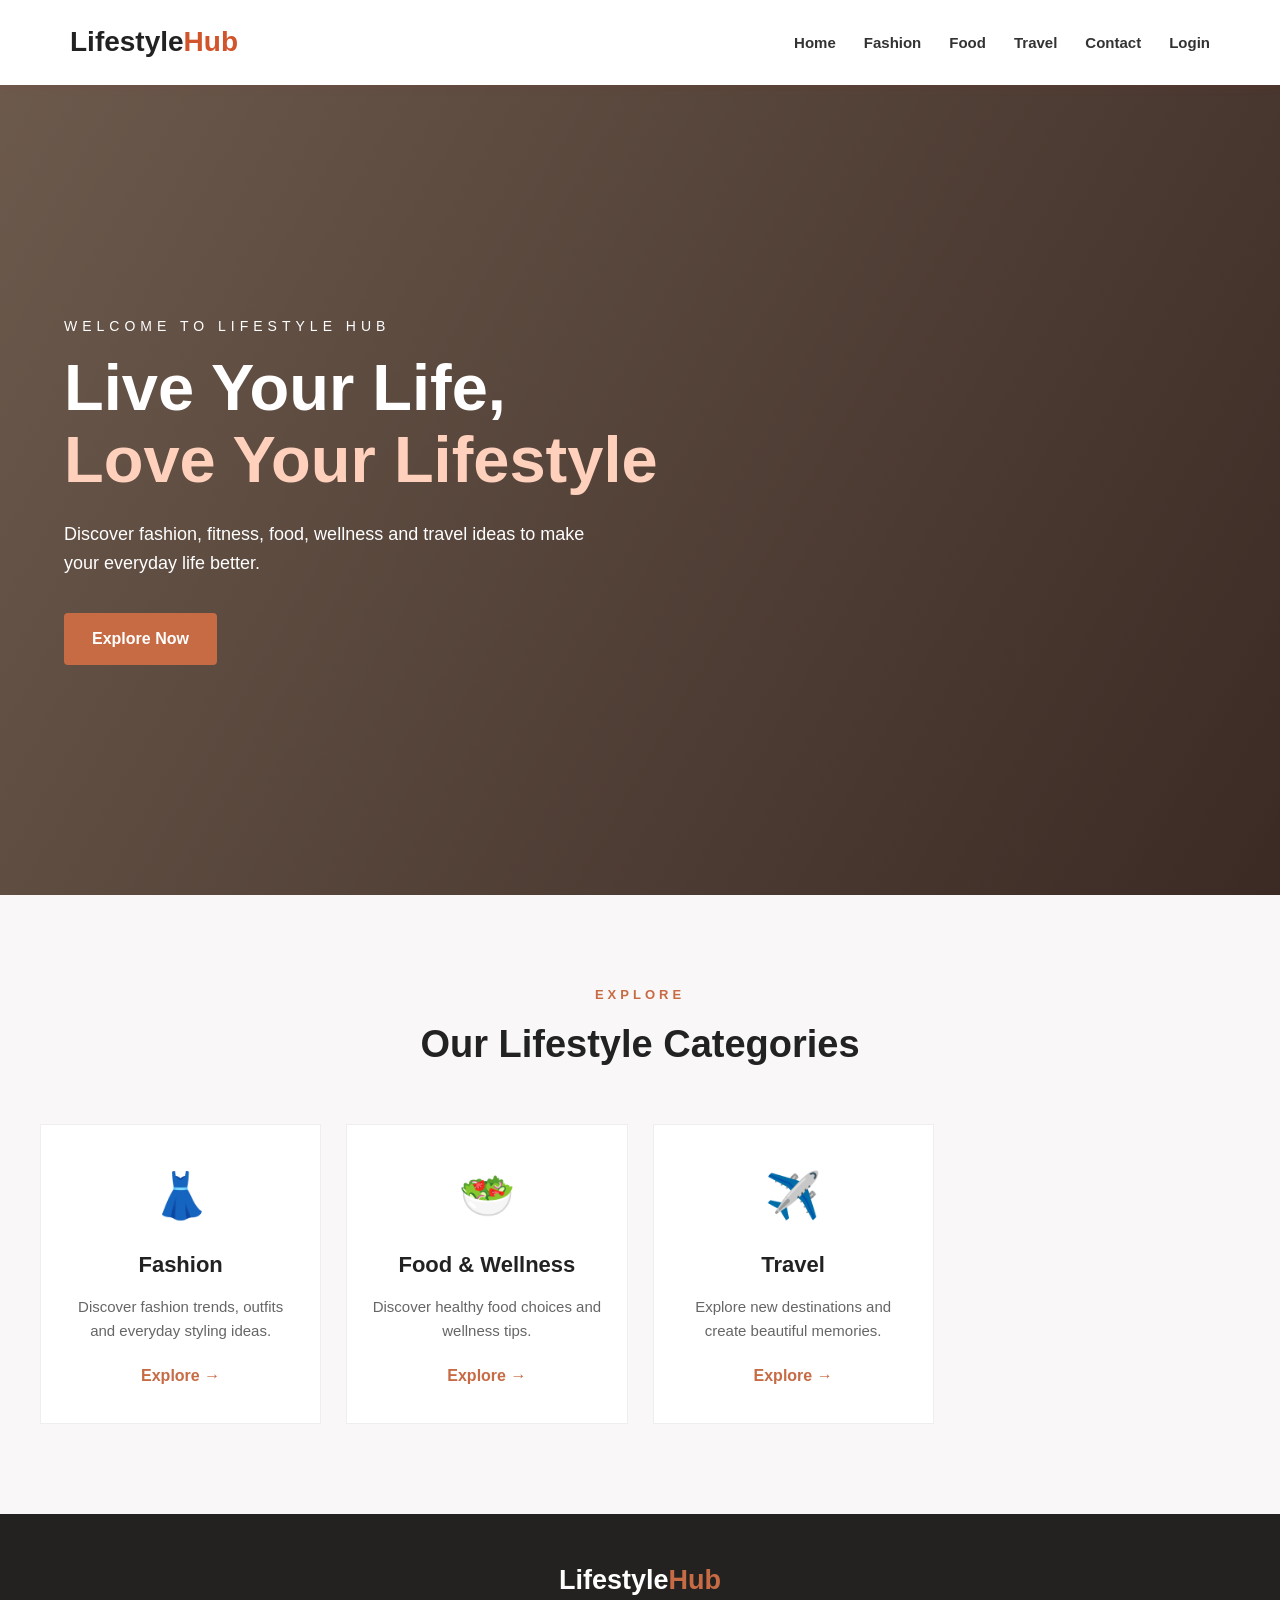
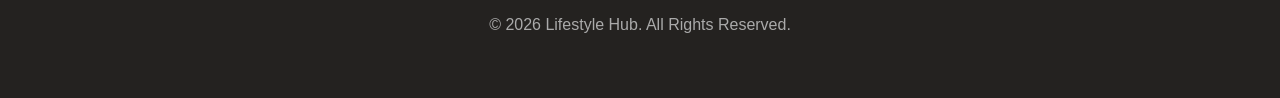
<file: index.html>
<!DOCTYPE html>
<html lang="en">
<head>
    <meta charset="UTF-8">
    <meta name="viewport" content="width=device-width, initial-scale=1.0">
    <title>Lifestyle Hub - Home</title>
    <link rel="stylesheet" href="style.css">
</head>

<body>

<header>
    <nav class="navbar">
        <div class="logo">Lifestyle<span>Hub</span></div>

 <ul class="nav-links">
    <li><a href="index.html">Home</a></li>
    <li><a href="fashion.html">Fashion</a></li>
    <li><a href="food.html">Food</a></li>
    <li><a href="travel.html">Travel</a></li>
    <li><a href="contact.html">Contact</a></li>
    <li><a href="login.html">Login</a></li>
</ul>
    </nav>
</header>

<section class="hero">
    <div class="hero-content">
        <p class="small-title">WELCOME TO LIFESTYLE HUB</p>

        <h1>
            Live Your Life,<br>
            <span>Love Your Lifestyle</span>
        </h1>

        <p>
            Discover fashion, fitness, food, wellness and
            travel ideas to make your everyday life better.
        </p>

        <a href="#categories" class="btn">Explore Now</a>
    </div>
</section>

<section class="categories" id="categories">

    <div class="section-title">
        <p>EXPLORE</p>
        <h2>Our Lifestyle Categories</h2>
    </div>

    <div class="category-container">

        <div class="category-card">
            <div class="icon">👗</div>
            <h3>Fashion</h3>
            <p>
                Discover fashion trends, outfits and
                everyday styling ideas.
            </p>
            <a href="fashion.html">Explore →</a>
        </div>

    

        <div class="category-card">
            <div class="icon">🥗</div>
            <h3>Food & Wellness</h3>
            <p>
                Discover healthy food choices and
                wellness tips.
            </p>
            <a href="food.html">Explore →</a>
        </div>

        <div class="category-card">
            <div class="icon">✈️</div>
            <h3>Travel</h3>
            <p>
                Explore new destinations and create
                beautiful memories.
            </p>
            <a href="travel.html">Explore →</a>
        </div>

    </div>
</section>

<footer>
    <div class="footer-logo">Lifestyle<span>Hub</span></div>
    <p>© 2026 Lifestyle Hub. All Rights Reserved.</p>

    <div class="social">
        <a href="#"></a>
        <a href="#"></a>
        <a href="#"></a>
    </div>
</footer>

</body>
</html>
</file>
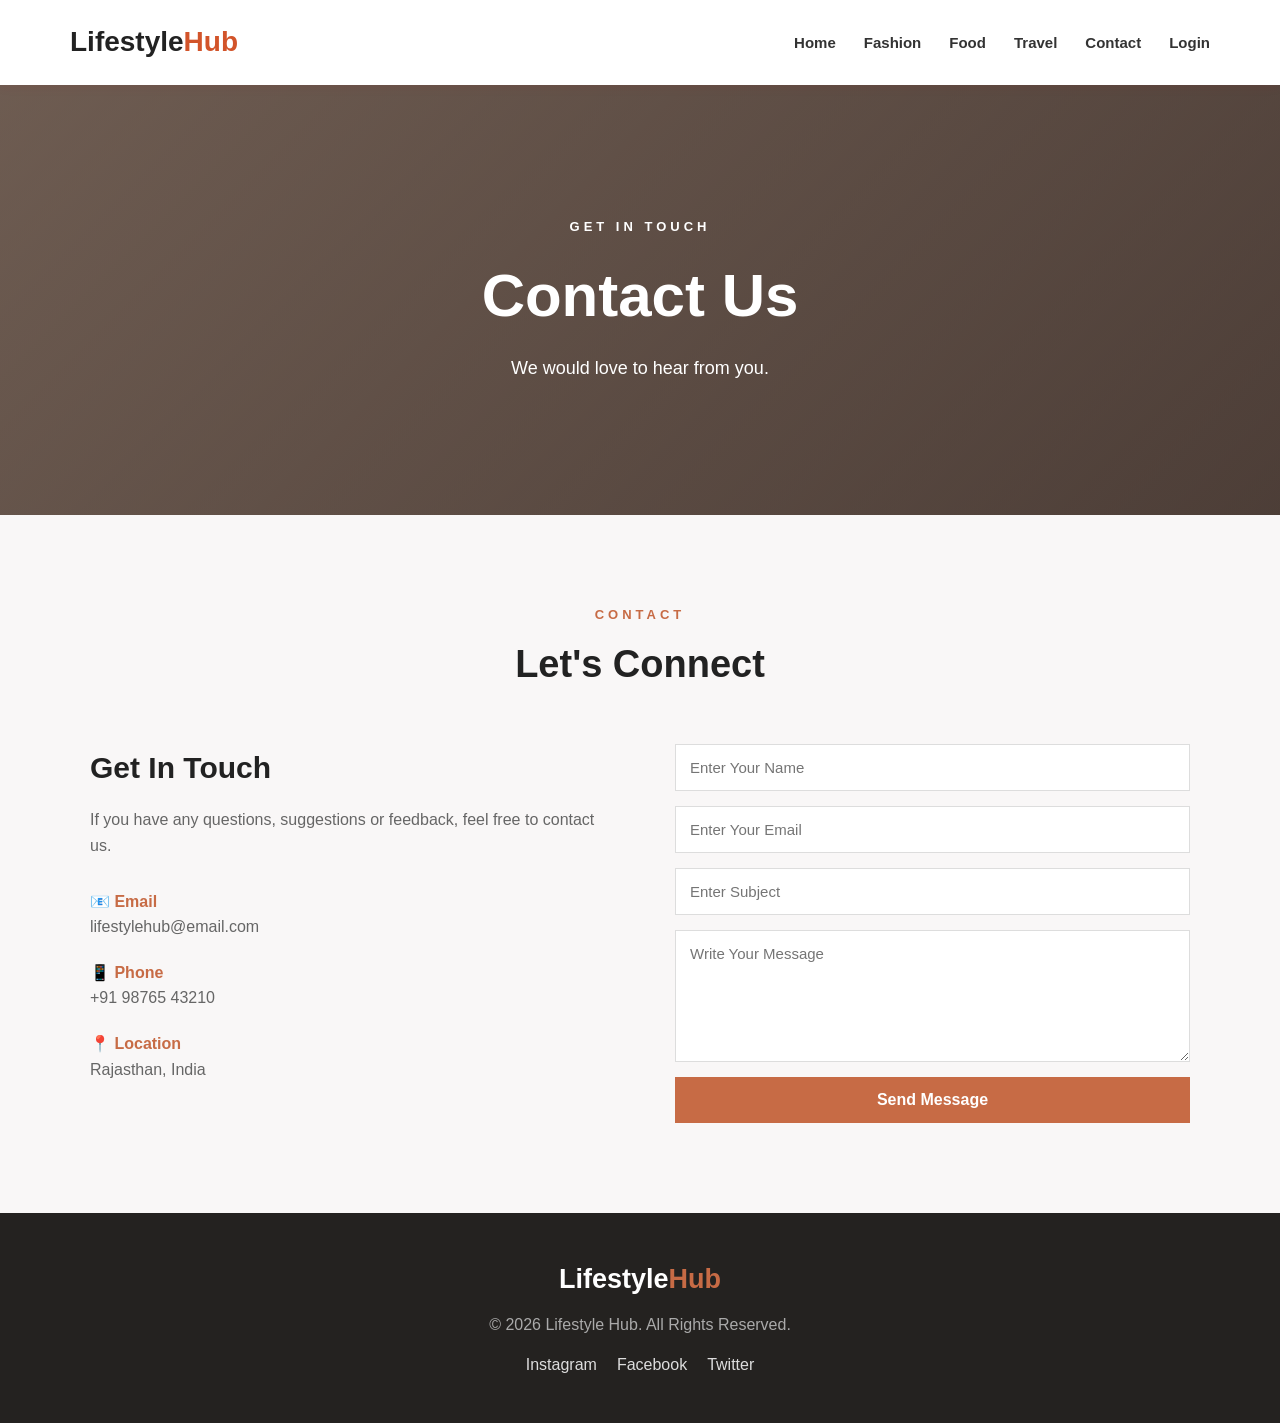
<file: contact.html>
<!DOCTYPE html>
<html lang="en">
<head>
    <meta charset="UTF-8">
    <meta name="viewport" content="width=device-width, initial-scale=1.0">
    <title>Lifestyle Hub - Contact</title>
    <link rel="stylesheet" href="style.css">
</head>

<body>

<header>
    <nav class="navbar">
        <div class="logo">Lifestyle<span>Hub</span></div>

        <ul class="nav-links">
    <li><a href="index.html">Home</a></li>
    <li><a href="fashion.html">Fashion</a></li>
    <li><a href="food.html">Food</a></li>
    <li><a href="travel.html">Travel</a></li>
    <li><a href="contact.html">Contact</a></li>
    <li><a href="login.html">Login</a></li>
</ul>
    </nav>
</header>

<section class="page-banner contact-banner">
    <div>
        <p>GET IN TOUCH</p>
        <h1>Contact Us</h1>
        <p>We would love to hear from you.</p>
    </div>
</section>

<section class="contact-page">

    <div class="section-title">
        <p>CONTACT</p>
        <h2>Let's Connect</h2>
    </div>

    <div class="contact-container">

        <div class="contact-info">

            <h3>Get In Touch</h3>

            <p>
                If you have any questions, suggestions or
                feedback, feel free to contact us.
            </p>

            <div class="contact-detail">
                <strong>📧 Email</strong>
                <p>lifestylehub@email.com</p>
            </div>

            <div class="contact-detail">
                <strong>📱 Phone</strong>
                <p>+91 98765 43210</p>
            </div>

            <div class="contact-detail">
                <strong>📍 Location</strong>
                <p>Rajasthan, India</p>
            </div>

        </div>

        <form class="contact-form">

            <input
                type="text"
                placeholder="Enter Your Name"
                required
            >

            <input
                type="email"
                placeholder="Enter Your Email"
                required
            >

            <input
                type="text"
                placeholder="Enter Subject"
            >

            <textarea
                rows="6"
                placeholder="Write Your Message"
                required
            ></textarea>

            <button type="submit">
                Send Message
            </button>

        </form>

    </div>

</section>

<footer>
    <div class="footer-logo">Lifestyle<span>Hub</span></div>
    <p>© 2026 Lifestyle Hub. All Rights Reserved.</p>

    <div class="social">
        <a href="#">Instagram</a>
        <a href="#">Facebook</a>
        <a href="#">Twitter</a>
    </div>
</footer>

</body>
</html>
</file>
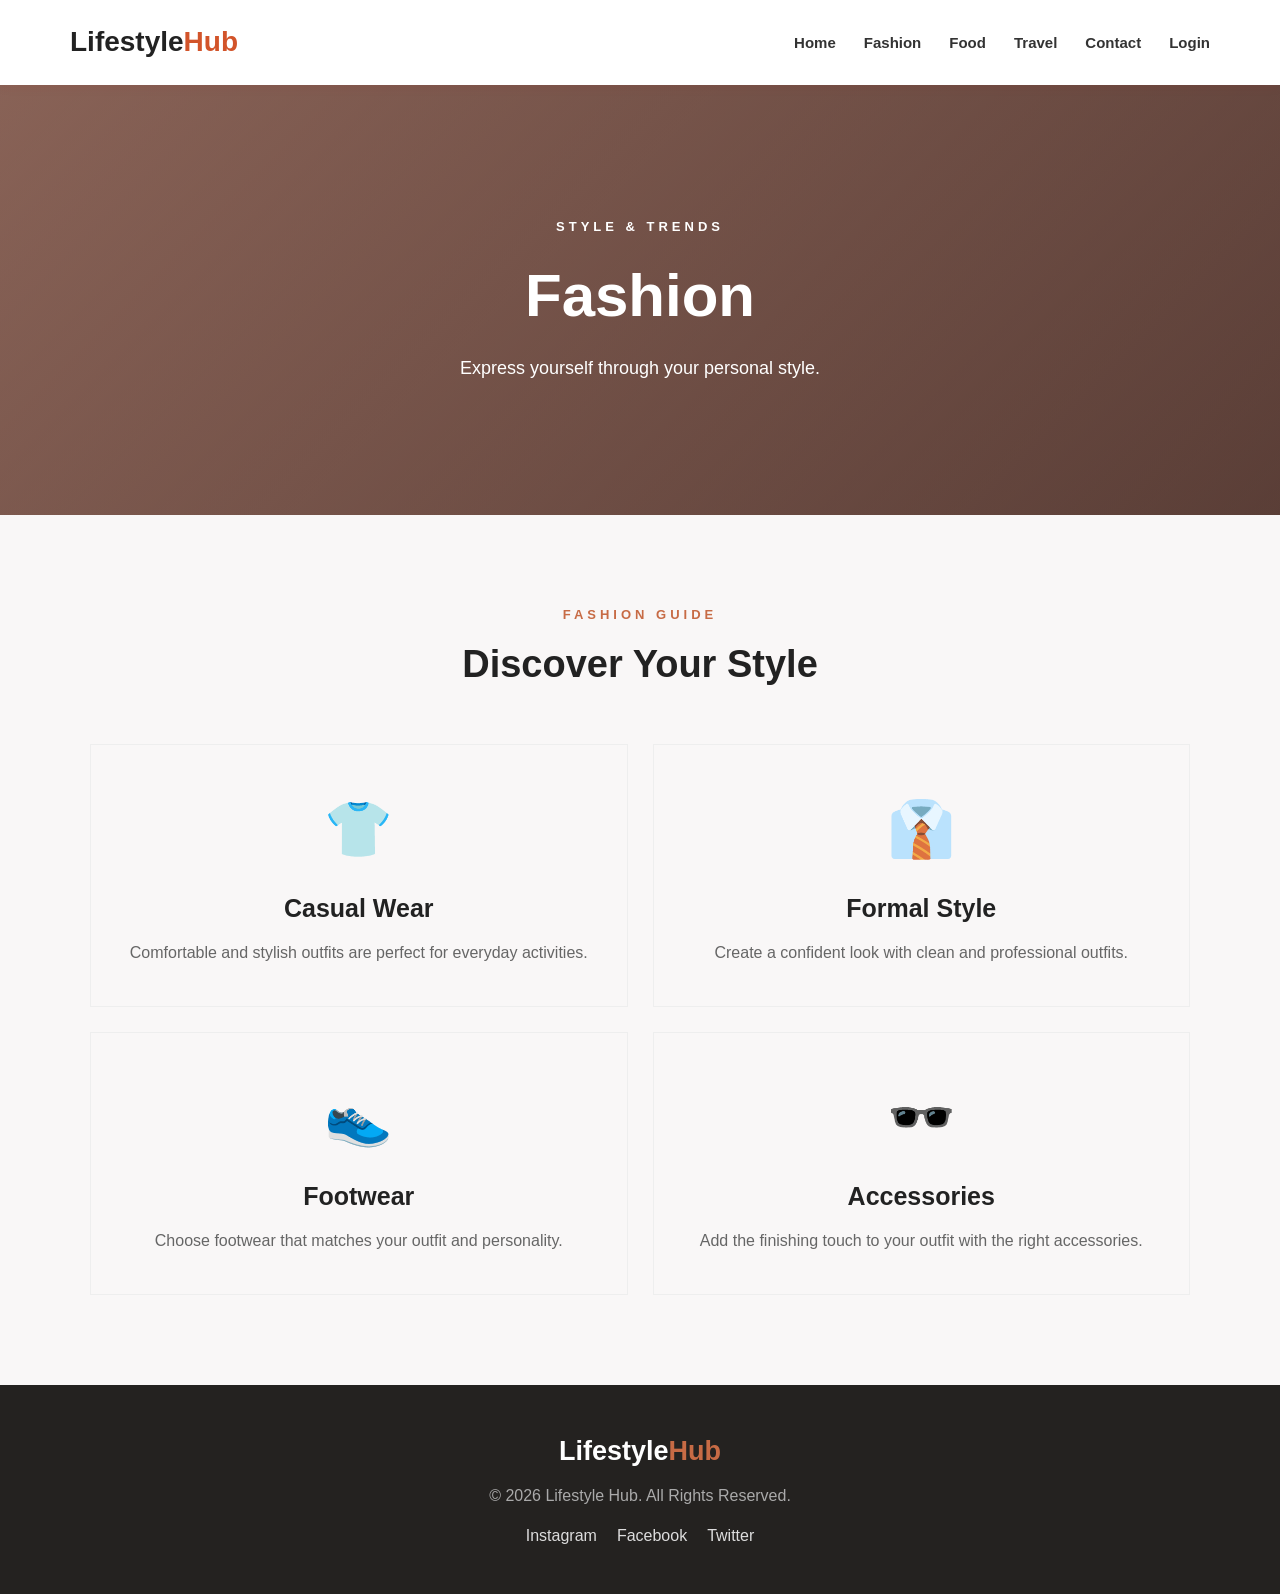
<file: fashion.html>
<!DOCTYPE html>
<html lang="en">
<head>
    <meta charset="UTF-8">
    <meta name="viewport" content="width=device-width, initial-scale=1.0">
    <title>Lifestyle Hub - Fashion</title>
    <link rel="stylesheet" href="style.css">
</head>

<body>

<header>
    <nav class="navbar">
        <div class="logo">Lifestyle<span>Hub</span></div>

        <ul class="nav-links">
    <li><a href="index.html">Home</a></li>
    <li><a href="fashion.html">Fashion</a></li>
    <li><a href="food.html">Food</a></li>
    <li><a href="travel.html">Travel</a></li>
    <li><a href="contact.html">Contact</a></li>
    <li><a href="login.html">Login</a></li>
</ul>
    </nav>
</header>

<section class="page-banner fashion-banner">
    <div>
        <p>STYLE & TRENDS</p>
        <h1>Fashion</h1>
        <p>Express yourself through your personal style.</p>
    </div>
</section>

<section class="page-content">

    <div class="section-title">
        <p>FASHION GUIDE</p>
        <h2>Discover Your Style</h2>
    </div>

    <div class="info-grid">

        <div class="info-card">
            <div class="big-icon">👕</div>
            <h3>Casual Wear</h3>
            <p>
                Comfortable and stylish outfits are perfect
                for everyday activities.
            </p>
        </div>

        <div class="info-card">
            <div class="big-icon">👔</div>
            <h3>Formal Style</h3>
            <p>
                Create a confident look with clean and
                professional outfits.
            </p>
        </div>

        <div class="info-card">
            <div class="big-icon">👟</div>
            <h3>Footwear</h3>
            <p>
                Choose footwear that matches your outfit
                and personality.
            </p>
        </div>

        <div class="info-card">
            <div class="big-icon">🕶️</div>
            <h3>Accessories</h3>
            <p>
                Add the finishing touch to your outfit
                with the right accessories.
            </p>
        </div>

    </div>

</section>

<footer>
    <div class="footer-logo">Lifestyle<span>Hub</span></div>
    <p>© 2026 Lifestyle Hub. All Rights Reserved.</p>

    <div class="social">
        <a href="#">Instagram</a>
        <a href="#">Facebook</a>
        <a href="#">Twitter</a>
    </div>
</footer>

</body>
</html>
</file>
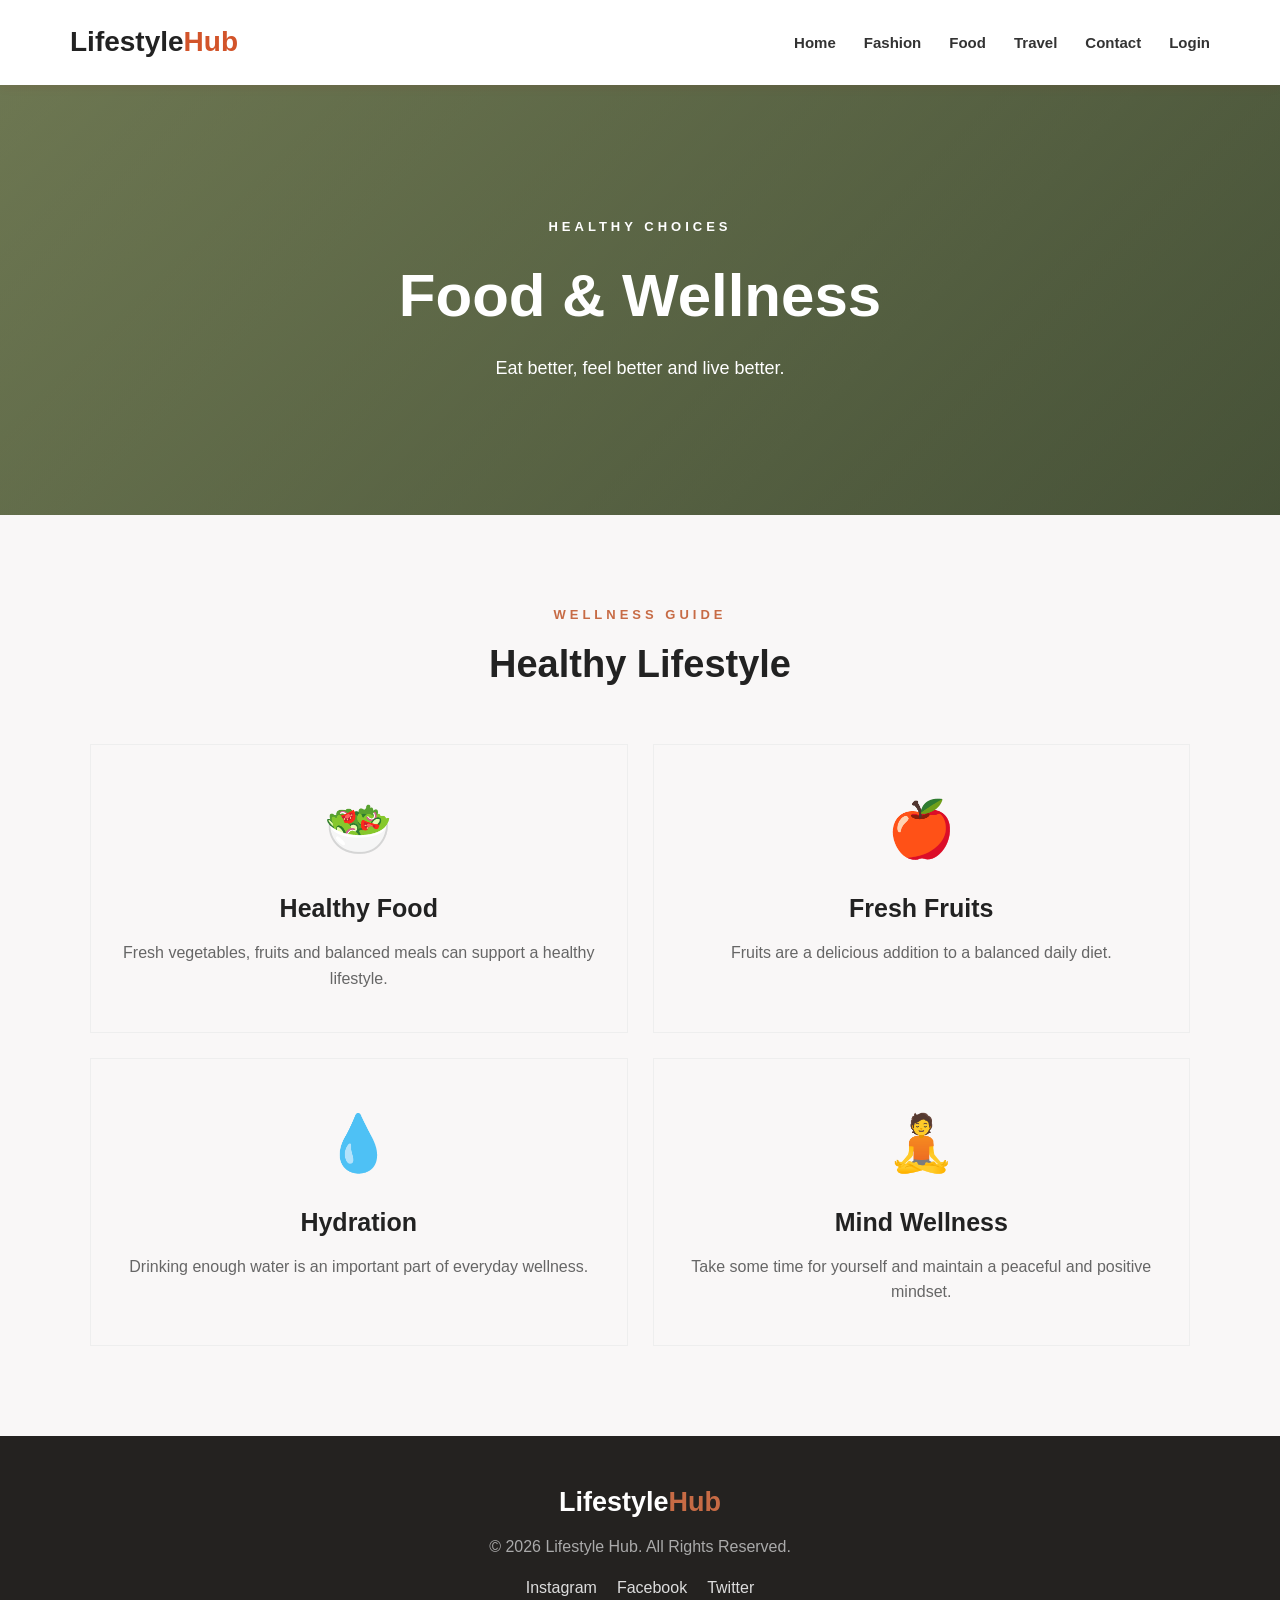
<file: food.html>
<!DOCTYPE html>
<html lang="en">
<head>
    <meta charset="UTF-8">
    <meta name="viewport" content="width=device-width, initial-scale=1.0">
    <title>Lifestyle Hub - Food & Wellness</title>
    <link rel="stylesheet" href="style.css">
</head>

<body>

<header>
    <nav class="navbar">
        <div class="logo">Lifestyle<span>Hub</span></div>

        <ul class="nav-links">
    <li><a href="index.html">Home</a></li>
    <li><a href="fashion.html">Fashion</a></li>
    
    <li><a href="food.html">Food</a></li>
    <li><a href="travel.html">Travel</a></li>
    <li><a href="contact.html">Contact</a></li>
    <li><a href="login.html">Login</a></li>
</ul>
    </nav>
</header>

<section class="page-banner food-banner">
    <div>
        <p>HEALTHY CHOICES</p>
        <h1>Food & Wellness</h1>
        <p>Eat better, feel better and live better.</p>
    </div>
</section>

<section class="page-content">

    <div class="section-title">
        <p>WELLNESS GUIDE</p>
        <h2>Healthy Lifestyle</h2>
    </div>

    <div class="info-grid">

        <div class="info-card">
            <div class="big-icon">🥗</div>
            <h3>Healthy Food</h3>
            <p>
                Fresh vegetables, fruits and balanced meals
                can support a healthy lifestyle.
            </p>
        </div>

        <div class="info-card">
            <div class="big-icon">🍎</div>
            <h3>Fresh Fruits</h3>
            <p>
                Fruits are a delicious addition to a
                balanced daily diet.
            </p>
        </div>

        <div class="info-card">
            <div class="big-icon">💧</div>
            <h3>Hydration</h3>
            <p>
                Drinking enough water is an important
                part of everyday wellness.
            </p>
        </div>

        <div class="info-card">
            <div class="big-icon">🧘</div>
            <h3>Mind Wellness</h3>
            <p>
                Take some time for yourself and maintain
                a peaceful and positive mindset.
            </p>
        </div>

    </div>

</section>

<footer>
    <div class="footer-logo">Lifestyle<span>Hub</span></div>
    <p>© 2026 Lifestyle Hub. All Rights Reserved.</p>

    <div class="social">
        <a href="#">Instagram</a>
        <a href="#">Facebook</a>
        <a href="#">Twitter</a>
    </div>
</footer>

</body>
</html>
</file>
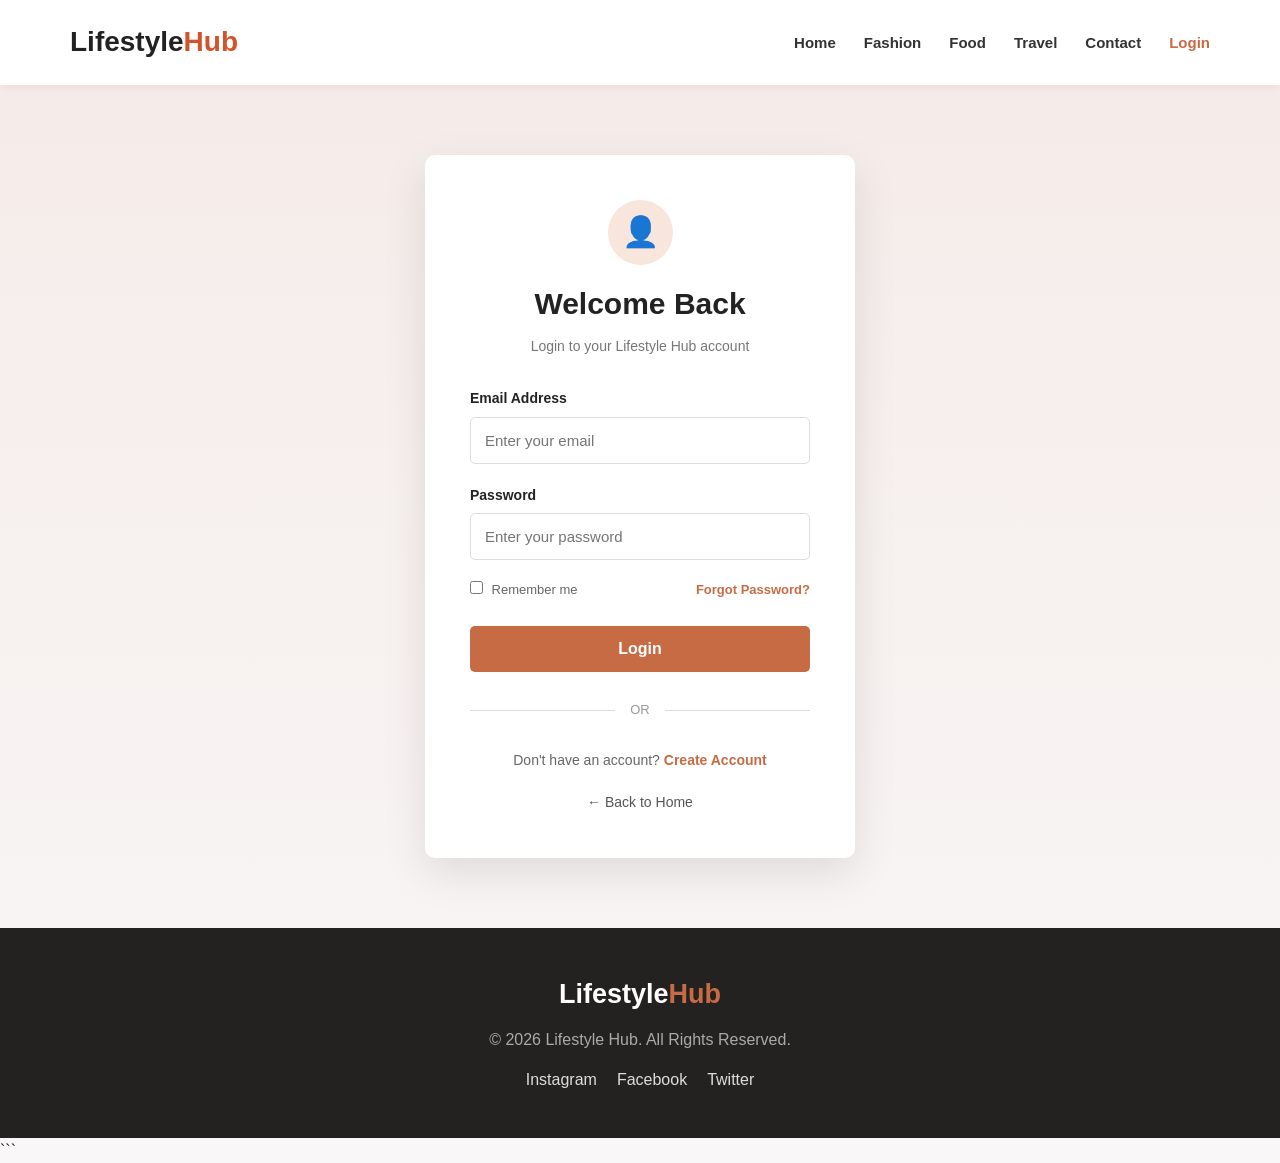
<file: login.html>
<!DOCTYPE html>
<html lang="en">

<head>
    <meta charset="UTF-8">
    <meta name="viewport" content="width=device-width, initial-scale=1.0">

    <title>Lifestyle Hub - Login</title>

    <link rel="stylesheet" href="style.css">
</head>

<body>

    <!-- NAVBAR -->
    <header>
        <nav class="navbar">

            <div class="logo">
                Lifestyle<span>Hub</span>
            </div>

            <ul class="nav-links">
                <li>
                    <a href="index.html">Home</a>
                </li>

                <li>
                    <a href="fashion.html">Fashion</a>
                </li>


                <li>
                    <a href="food.html">Food</a>
                </li>

                <li>
                    <a href="travel.html">Travel</a>
                </li>

                <li>
                    <a href="contact.html">Contact</a>
                </li>

                <li>
                    <a href="login.html" class="active">Login</a>
                </li>
            </ul>

        </nav>
    </header>


    

    <section class="login-section">

        <div class="login-box">

            <div class="login-heading">

                <div class="login-icon">
                    👤
                </div>

                <h1>Welcome Back</h1>

                <p>
                    Login to your Lifestyle Hub account
                </p>

            </div>


            <form>

                <div class="input-group">

                    <label for="email">
                        Email Address
                    </label>

                    <input
                        type="email"
                        id="email"
                        placeholder="Enter your email"
                        required
                    >

                </div>


                <div class="input-group">

                    <label for="password">
                        Password
                    </label>

                    <input
                        type="password"
                        id="password"
                        placeholder="Enter your password"
                        required
                    >

                </div>


                <div class="login-options">

                    <label>
                        <input type="checkbox">
                        Remember me
                    </label>

                    <a href="#">
                        Forgot Password?
                    </a>

                </div>


                <button
                    type="submit"
                    class="login-btn">
                    Login
                </button>

            </form>


            <div class="divider">
                <span>OR</span>
            </div>


            <p class="signup-text">
                Don't have an account?
                <a href="#">Create Account</a>
            </p>


            <a
                href="index.html"
                class="back-home">
                ← Back to Home
            </a>

        </div>

    </section>


    <!-- FOOTER -->

    <footer>

        <div class="footer-logo">
            Lifestyle<span>Hub</span>
        </div>

        <p>
            © 2026 Lifestyle Hub. All Rights Reserved.
        </p>

        <div class="social">

            <a href="#">Instagram</a>

            <a href="#">Facebook</a>

            <a href="#">Twitter</a>

        </div>

    </footer>

</body>

</html>
```
</file>
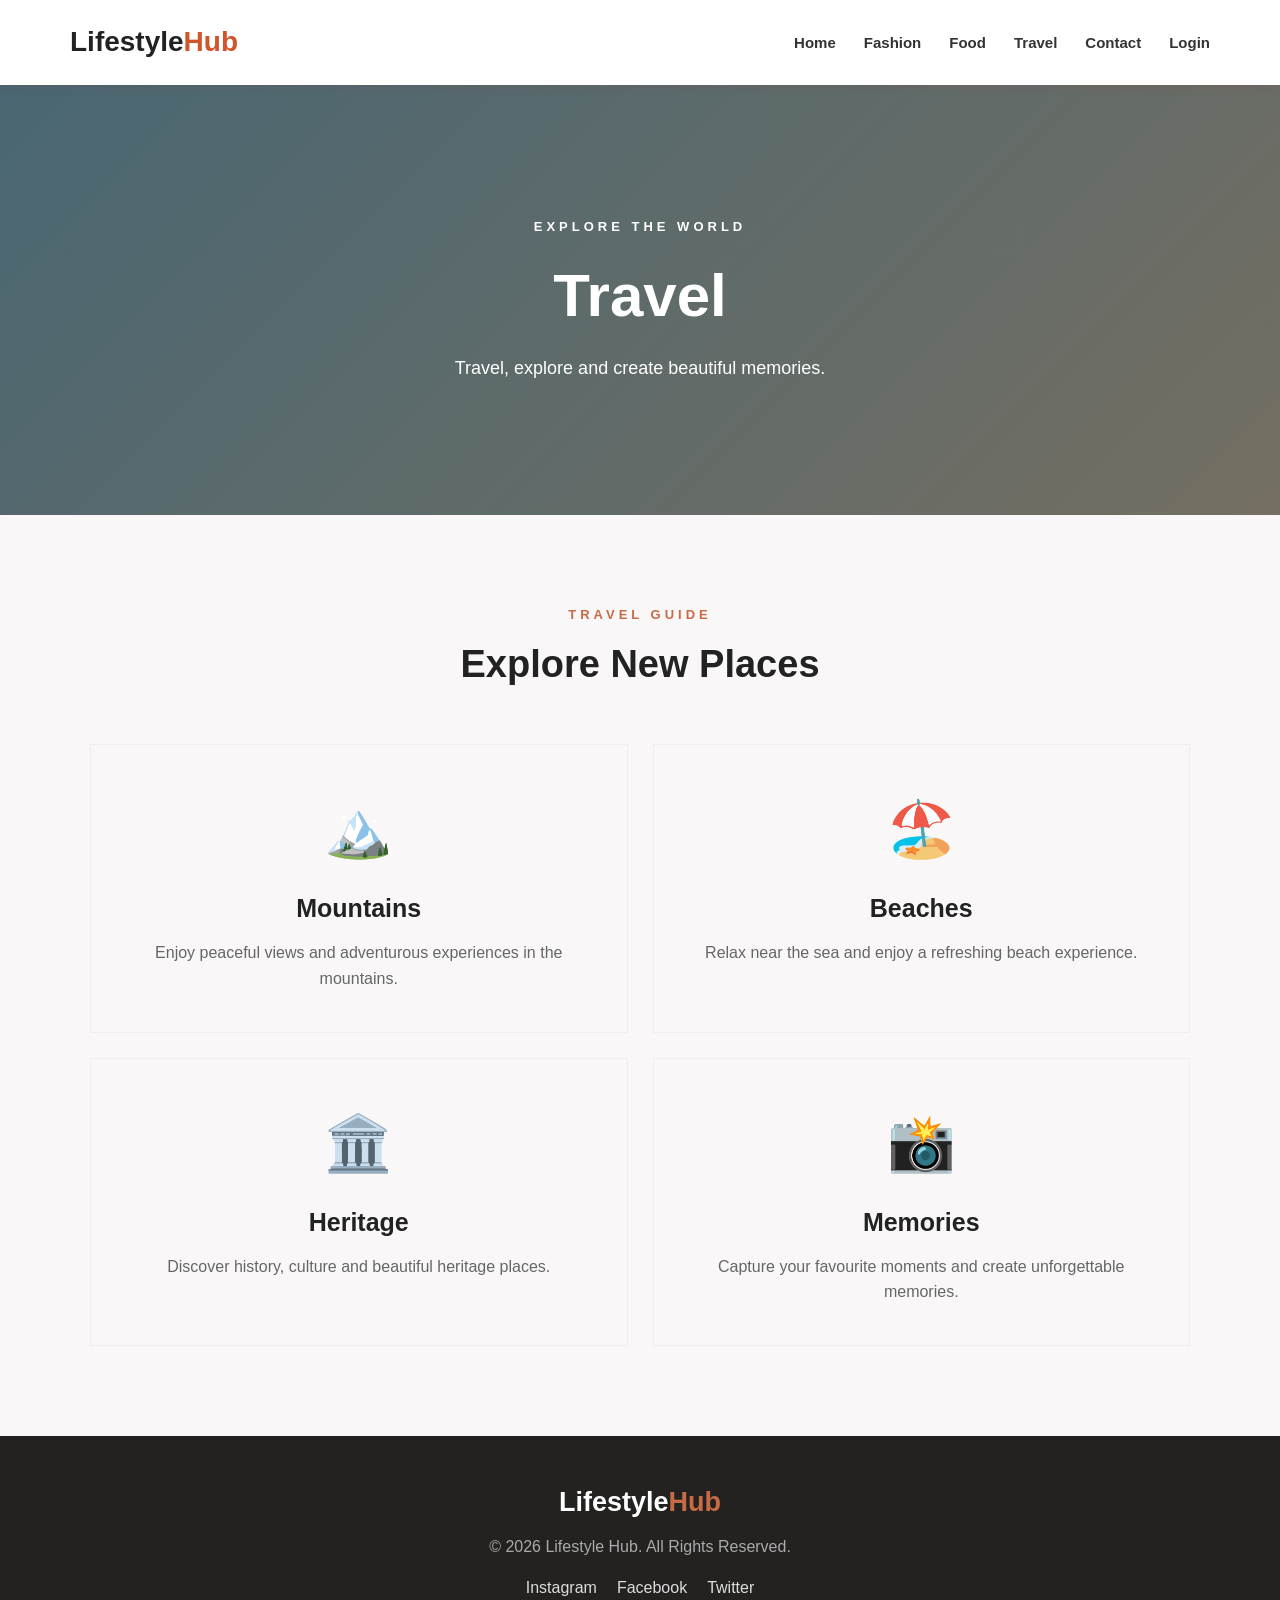
<file: travel.html>
<!DOCTYPE html>
<html lang="en">
<head>
    <meta charset="UTF-8">
    <meta name="viewport" content="width=device-width, initial-scale=1.0">
    <title>Lifestyle Hub - Travel</title>
    <link rel="stylesheet" href="style.css">
</head>

<body>

<header>
    <nav class="navbar">
        <div class="logo">Lifestyle<span>Hub</span></div>

    <ul class="nav-links">
    <li><a href="index.html">Home</a></li>
    <li><a href="fashion.html">Fashion</a></li>
   
    <li><a href="food.html">Food</a></li>
    <li><a href="travel.html">Travel</a></li>
    <li><a href="contact.html">Contact</a></li>
    <li><a href="login.html">Login</a></li>
</ul>
    </nav>
</header>

<section class="page-banner travel-banner">
    <div>
        <p>EXPLORE THE WORLD</p>
        <h1>Travel</h1>
        <p>Travel, explore and create beautiful memories.</p>
    </div>
</section>

<section class="page-content">

    <div class="section-title">
        <p>TRAVEL GUIDE</p>
        <h2>Explore New Places</h2>
    </div>

    <div class="info-grid">

        <div class="info-card">
            <div class="big-icon">🏔️</div>
            <h3>Mountains</h3>
            <p>
                Enjoy peaceful views and adventurous
                experiences in the mountains.
            </p>
        </div>

        <div class="info-card">
            <div class="big-icon">🏖️</div>
            <h3>Beaches</h3>
            <p>
                Relax near the sea and enjoy a refreshing
                beach experience.
            </p>
        </div>

        <div class="info-card">
            <div class="big-icon">🏛️</div>
            <h3>Heritage</h3>
            <p>
                Discover history, culture and beautiful
                heritage places.
            </p>
        </div>

        <div class="info-card">
            <div class="big-icon">📸</div>
            <h3>Memories</h3>
            <p>
                Capture your favourite moments and create
                unforgettable memories.
            </p>
        </div>

    </div>

</section>

<footer>
    <div class="footer-logo">Lifestyle<span>Hub</span></div>
    <p>© 2026 Lifestyle Hub. All Rights Reserved.</p>

    <div class="social">
        <a href="#">Instagram</a>
        <a href="#">Facebook</a>
        <a href="#">Twitter</a>
    </div>
</footer>

</body>
</html>
</file>
<file: style.css>
* {
    margin: 0;
    padding: 0;
    box-sizing: border-box;
}

html {
    scroll-behavior: smooth;
}

body {
    font-family: Arial, Helvetica, sans-serif;
    color: #222;
    background: #f9f7f7;
    line-height: 1.6;
}

a {
    text-decoration: none;
}




header {
    width: 100%;
    background: #fff;
    position: sticky;
    top: 0;
    z-index: 1000;
    box-shadow: 0 2px 10px rgba(174, 20, 20, 0.08);
}

.navbar {
    max-width: 1200px;
    margin: auto;
    padding: 20px 30px;

    display: flex;
    justify-content: space-between;
    align-items: center;
}

.logo {
    font-size: 28px;
    font-weight: bold;
    color: #222;
}

.logo span {
    color: #d2542a;
}

.nav-links {
    list-style: none;

    display: flex;
    gap: 28px;
}

.nav-links a {
    color: #333;
    font-size: 15px;
    font-weight: 600;
    transition: 0.3s;
}

.nav-links a:hover,
.nav-links a.active {
    color: #c76b45;
}




.hero {
    min-height: 90vh;

    display: flex;
    align-items: center;

    background:
        linear-gradient(
            rgba(0, 0, 0, 0.5),
            rgba(0, 0, 0, 0.5)
        ),
        linear-gradient(
            120deg,
            #d9b49a,
            #765548
        );
}

.hero-content {
    width: 1200px;
    max-width: 90%;
    margin: auto;
    color: #fff;
}

.small-title {
    letter-spacing: 5px;
    font-size: 14px;
    margin-bottom: 15px;
}

.hero h1 {
    font-size: 65px;
    line-height: 1.1;
    margin-bottom: 25px;
}

.hero h1 span {
    color: #ffd1bd;
}

.hero-content > p:not(.small-title) {
    max-width: 560px;
    font-size: 18px;
    margin-bottom: 35px;
}


.btn {
    display: inline-block;
    padding: 13px 28px;
    background: #c76b45;
    color: #fff;
    border-radius: 4px;
    font-weight: bold;
    transition: 0.3s;
}

.btn:hover {
    background: #a8502e;
    transform: translateY(-2px);
}



.section-title {
    text-align: center;
    margin-bottom: 50px;
}

.section-title p {
    color: #c76b45;
    letter-spacing: 4px;
    font-size: 13px;
    font-weight: bold;
}

.section-title h2 {
    font-size: 38px;
    margin-top: 8px;
}




.categories {
    padding: 90px 30px;
}

.category-container {
    max-width: 1200px;
    margin: auto;

    display: grid;
    grid-template-columns: repeat(4, 1fr);
    gap: 25px;
}

.category-card {
    padding: 35px 25px;
    text-align: center;

    border: 1px solid #eee;
    background: #fff;

    transition: 0.3s;
}

.category-card:hover {
    transform: translateY(-8px);
    box-shadow: 0 15px 35px rgba(0, 0, 0, 0.1);
}

.icon {
    font-size: 45px;
    margin-bottom: 15px;
}

.category-card h3 {
    font-size: 22px;
    margin-bottom: 12px;
}

.category-card p {
    color: #666;
    font-size: 15px;
    margin-bottom: 20px;
}

.category-card a {
    color: #c76b45;
    font-weight: bold;
}




.page-banner {
    min-height: 430px;

    display: flex;
    align-items: center;
    justify-content: center;

    text-align: center;
    color: #fff;

    padding: 50px 20px;
}

.page-banner h1 {
    font-size: 60px;
    margin: 10px 0;
}

.page-banner p:first-child {
    letter-spacing: 4px;
    font-size: 13px;
    font-weight: bold;
}

.page-banner p:last-child {
    font-size: 18px;
}




.fashion-banner {
    background:
        linear-gradient(
            rgba(70, 45, 40, 0.55),
            rgba(70, 45, 40, 0.55)
        ),
        linear-gradient(135deg, #d9a38f, #735349);
}

.fitness-banner {
    background:
        linear-gradient(
            rgba(40, 65, 50, 0.55),
            rgba(40, 65, 50, 0.55)
        ),
        linear-gradient(135deg, #91a891, #3d5144);
}

.food-banner {
    background:
        linear-gradient(
            rgba(60, 70, 45, 0.55),
            rgba(60, 70, 45, 0.55)
        ),
        linear-gradient(135deg, #a8b27e, #536044);
}

.travel-banner {
    background:
        linear-gradient(
            rgba(40, 65, 75, 0.55),
            rgba(40, 65, 75, 0.55)
        ),
        linear-gradient(135deg, #7295a3, #d1a67d);
}

.contact-banner {
    background:
        linear-gradient(
            rgba(60, 50, 45, 0.6),
            rgba(60, 50, 45, 0.6)
        ),
        linear-gradient(135deg, #b89b88, #665047);
}




.page-content {
    padding: 90px 30px;
}

.info-grid {
    max-width: 1100px;
    margin: auto;

    display: grid;
    grid-template-columns: repeat(2, 1fr);
    gap: 25px;
}

.info-card {
    padding: 40px 30px;

    border: 1px solid #eee;
    text-align: center;

    transition: 0.3s;
}

.info-card:hover {
    transform: translateY(-7px);
    box-shadow: 0 15px 30px rgba(0, 0, 0, 0.08);
}

.big-icon {
    font-size: 55px;
    margin-bottom: 15px;
}

.info-card h3 {
    font-size: 25px;
    margin-bottom: 12px;
}

.info-card p {
    color: #666;
}




.contact-page {
    padding: 90px 30px;
}

.contact-container {
    max-width: 1100px;
    margin: auto;

    display: grid;
    grid-template-columns: 1fr 1fr;
    gap: 70px;
}

.contact-info h3 {
    font-size: 30px;
    margin-bottom: 15px;
}

.contact-info > p {
    color: #666;
    margin-bottom: 30px;
}

.contact-detail {
    margin-bottom: 20px;
}

.contact-detail strong {
    color: #c76b45;
}

.contact-detail p {
    color: #666;
}

.contact-form {
    display: flex;
    flex-direction: column;
    gap: 15px;
}

.contact-form input,
.contact-form textarea {
    width: 100%;
    padding: 14px;

    border: 1px solid #ddd;
    outline: none;

    font-family: inherit;
    font-size: 15px;
}

.contact-form input:focus,
.contact-form textarea:focus {
    border-color: #c76b45;
}

.contact-form button {
    padding: 14px;

    border: none;
    background: #c76b45;
    color: #fff;

    font-size: 16px;
    font-weight: bold;

    cursor: pointer;
}

.contact-form button:hover {
    background: #a8502e;
}




footer {
    padding: 45px 30px;
    background: #242220;
    color: #fff;
    text-align: center;
}

.footer-logo {
    font-size: 27px;
    font-weight: bold;
    margin-bottom: 10px;
}

.footer-logo span {
    color: #c76b45;
}

footer p {
    color: #aaa;
    margin-bottom: 15px;
}

.social {
    display: flex;
    justify-content: center;
    gap: 20px;
}

.social a {
    color: #ddd;
}

.social a:hover {
    color: #c76b45;
}




@media (max-width: 900px) {

    .navbar {
        flex-direction: column;
        gap: 15px;
    }

    .nav-links {
        flex-wrap: wrap;
        justify-content: center;
    }

    .hero h1 {
        font-size: 50px;
    }

    .category-container {
        grid-template-columns: repeat(2, 1fr);
    }

    .info-grid {
        grid-template-columns: 1fr;
    }

    .contact-container {
        grid-template-columns: 1fr;
    }
}


@media (max-width: 600px) {

    .navbar {
        padding: 15px;
    }

    .nav-links {
        gap: 12px;
    }

    .nav-links a {
        font-size: 13px;
    }

    .hero {
        min-height: 75vh;
    }

    .hero h1 {
        font-size: 40px;
    }

    .category-container {
        grid-template-columns: 1fr;
    }

    .section-title h2 {
        font-size: 30px;
    }

    .page-banner {
        min-height: 350px;
    }

    .page-banner h1 {
        font-size: 42px;
    }

    .page-content,
    .categories,
    .contact-page {
        padding: 60px 20px;
    }
}


.login-section {
    min-height: 85vh;

    display: flex;
    justify-content: center;
    align-items: center;

    padding: 70px 20px;

    background:
        linear-gradient(
            rgba(199, 107, 69, 0.08),
            rgba(199, 107, 69, 0.02)
        );
}



.login-box {
    width: 430px;
    max-width: 100%;

    background: #ffffff;

    padding: 45px;

    border-radius: 10px;

    box-shadow:
        0 15px 45px rgba(0, 0, 0, 0.10);
}


.login-heading {
    text-align: center;
    margin-bottom: 30px;
}

.login-icon {
    width: 65px;
    height: 65px;

    margin: 0 auto 15px;

    display: flex;
    justify-content: center;
    align-items: center;

    border-radius: 50%;

    background: #f8e5dc;

    font-size: 30px;
}

.login-heading h1 {
    font-size: 30px;
    margin-bottom: 7px;
}

.login-heading p {
    color: #777;
    font-size: 14px;
}




.input-group {
    margin-bottom: 20px;
}

.input-group label {
    display: block;

    margin-bottom: 7px;

    font-size: 14px;
    font-weight: bold;
}

.input-group input {
    width: 100%;

    padding: 14px;

    border: 1px solid #ddd;
    border-radius: 5px;

    outline: none;

    font-size: 15px;

    transition: 0.3s;
}

.input-group input:focus {
    border-color: #c76b45;

    box-shadow:
        0 0 0 3px rgba(199, 107, 69, 0.10);
}



.login-options {
    display: flex;

    justify-content: space-between;
    align-items: center;

    margin-bottom: 25px;

    font-size: 13px;
}

.login-options label {
    color: #666;
}

.login-options input {
    margin-right: 5px;
}

.login-options a {
    color: #c76b45;
    font-weight: bold;
}




.login-btn {
    width: 100%;

    padding: 14px;

    border: none;
    border-radius: 5px;

    background: #c76b45;

    color: #ffffff;

    font-size: 16px;

    font-weight: bold;

    cursor: pointer;

    transition: 0.3s;
}

.login-btn:hover {
    background: #a8502e;
}




.divider {
    display: flex;

    align-items: center;

    gap: 15px;

    margin: 28px 0;
}

.divider::before,
.divider::after {
    content: "";

    height: 1px;

    flex: 1;

    background: #ddd;
}

.divider span {
    color: #999;

    font-size: 13px;
}



.signup-text {
    text-align: center;

    color: #666;

    font-size: 14px;

    margin-bottom: 20px;
}

.signup-text a {
    color: #c76b45;

    font-weight: bold;
}


.back-home {
    display: block;

    text-align: center;

    color: #555;

    font-size: 14px;

    transition: 0.3s;
}

.back-home:hover {
    color: #c76b45;
}
@media (max-width: 600px) {

    .login-section {
        padding: 50px 15px;
    }

    .login-box {
        padding: 30px 22px;
    }

    .login-heading h1 {
        font-size: 26px;
    }

    .login-options {
        font-size: 12px;
    }
}
</file>
